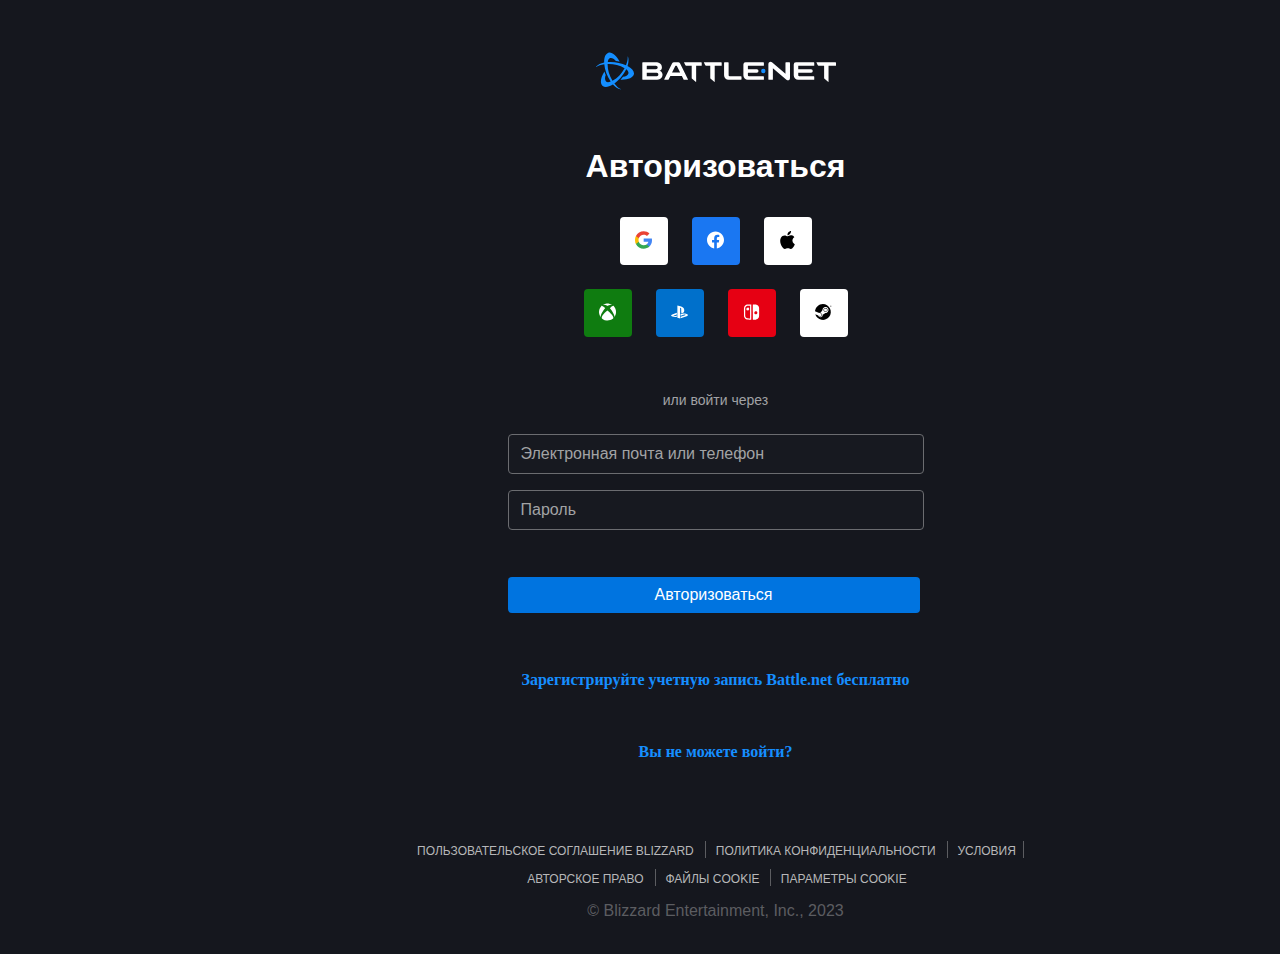
<file: HomeWork_3/ConsoleApp1/ConsoleApp1/bin/Debug/net7.0/static/buttleNet/index.html>
<!DOCTYPE html>
<html lang="en">
<head>
    <meta charset="UTF-8">
    <meta name="viewport" content="width=device-width, initial-scale=1.0">
    <title>Document</title>
    <link href="./style/styleButtleNet.css" rel="stylesheet">
</head>
<body>
    <div class="container">
        <div class="block_authorization">
            <div class="main_logo">
                <img src="./images/logo.svg" alt="Авторизация в Battle.net">
            </div>
            <h1 class="block_text_authorization">Авторизоваться</h1>
            <div class="block_social_login_1">
                <div class="blocl_logo">
                    <a href="https://account.google.com/">
                        <button class="icons">
                            <img class="logos" src="./images/google_logo.svg">
                        </button>
                    </a>
                </div>
                <div class="blocl_logo">
                    <a href="https://www.facebook.com/">
                        <button class="icons" style="background: #1a77f2;">
                            <img class="logos" src="./images/facebook_logo.svg">
                        </button>
                    </a>
                </div>
                <div class="blocl_logo">
                    <a href="https://appleid.apple.com/">
                        <button class="icons">
                            <img class="logos" src="./images/apple_logo.svg">
                        </button>
                    </a>
                </div>
            </div>
            <div class="block_social_login_2">
                <div class="blocl_logo">
                    <a href="https://login.live.com/">
                        <button class="icons" style="background: #0f7c10;">
                            <img class="logos" src="./images/xbox_logo.svg">
                        </button>
                    </a>
                </div>
                <div class="blocl_logo">
                    <a href="https://my.account.sony.com/">
                        <button class="icons" style="background: #0070cb;">
                            <img class="logos" src="./images/playstation_logo.svg">
                        </button>
                    </a>
                </div>
               <div class="blocl_logo">
                <a href="https://accounts.nintendo.com/">
                    <button class="icons" style="background: #e60013;">
                        <img class="logos" src="./images/switch_logo.svg">
                    </button>
                </a>
               </div>
                <div class="blocl_logo">
                    <a href="https://steamcommunity.com/" >
                        <button class="icons">
                            <img class="logos" src="./images/steam_logo.svg">
                        </button>
                    </a>
                </div>
            </div>
            <div class="another_choice">
                <span>
                    или войти через
                </span>
            </div>
            <form>
                <div class="block_input">
                    <div class="block_input_email">
                        <input class="input_email_and_password" type="text" title="Электронная почта или телефон" placeholder="Электронная почта или телефон" >
                    </div>
                    <div class="block_input_password">
                        <input class="input_email_and_password" type="password" title="Электронная почта или телефон" placeholder="Пароль" >
                    </div>
                </div>
                <div class="block_for_submit">
                    <input class="submit_autorization" type="submit" value="Авторизоваться"> 
                </div>
            </form>
            <div class="block_free_autorization">
                <a class="ref_free_autorization" href="https://account.battle.net/creation/?ref=https%3A%2F%2Feu.shop.battle.net%2Fru-ru&theme=bnet-next&app=shop&hostingApp=shop&flowTrackingId=65095add-e16f-481b-9c38-0c6414bce948&bdp=ff27f0e6a1dd65351d18c1d90b9466047c5943a98698b305cf0d5535e41f4353">Зарегистрируйте учетную запись Battle.net бесплатно</a>
            </div>
            <div class="block_can_not_login">
                <a class="ref_can_not_login" href="https://account.battle.net/recovery/?ref=&theme=bnet-next&app=shop&hostingApp=shop&flowTrackingId=65095add-e16f-481b-9c38-0c6414bce948">Вы не можете войти? </a>
            </div>
        </div>
    </div>
    <footer>
        <div class="main_block_for_refs_footer">
            <div class="block_for_refs_footer">
                <div class="block_refs_1">
                    <a class="refs_footer" href="https://www.blizzard.com/company/legal/eula">ПОЛЬЗОВАТЕЛЬСКОЕ СОГЛАШЕНИЕ BLIZZARD</a>
                    <h style="border-right: 1px solid #5c5d61;"></h>
                    <a class="refs_footer" href="https://www.blizzard.com/company/about/privacy.html"> ПОЛИТИКА КОНФИДЕНЦИАЛЬНОСТИ</a>
                    <h style="border-right: 1px solid #5c5d61;"></h>
                    <a class="refs_footer" href="https://www.blizzard.com/company/legal/"> УСЛОВИЯ </a>
                    <h style="border-right: 1px solid #5c5d61;"></h>
                </div>
                <div class="block_refs_2">
                    <a class="refs_footer" href="https://eu.blizzard.com/company/about/infringementnotice.html">АВТОРСКОЕ ПРАВО</a>
                    <h style="border-right: 1px solid #5c5d61;"></h>
                    <a class="refs_footer" href="https://eu.account.battle.net/login/cookies"> ФАЙЛЫ COOKIE </a>
                    <h style="border-right: 1px solid #5c5d61;"></h>
                    <a class="refs_footer" href="https://eu.account.battle.net/login/cookies#settings">ПАРАМЕТРЫ COOKIE</a>
                </div>
                <h class="label_footer">© Blizzard Entertainment, Inc., 2023</h>
            </div>
        </div>
    </footer>
</body>
</html>
</file>
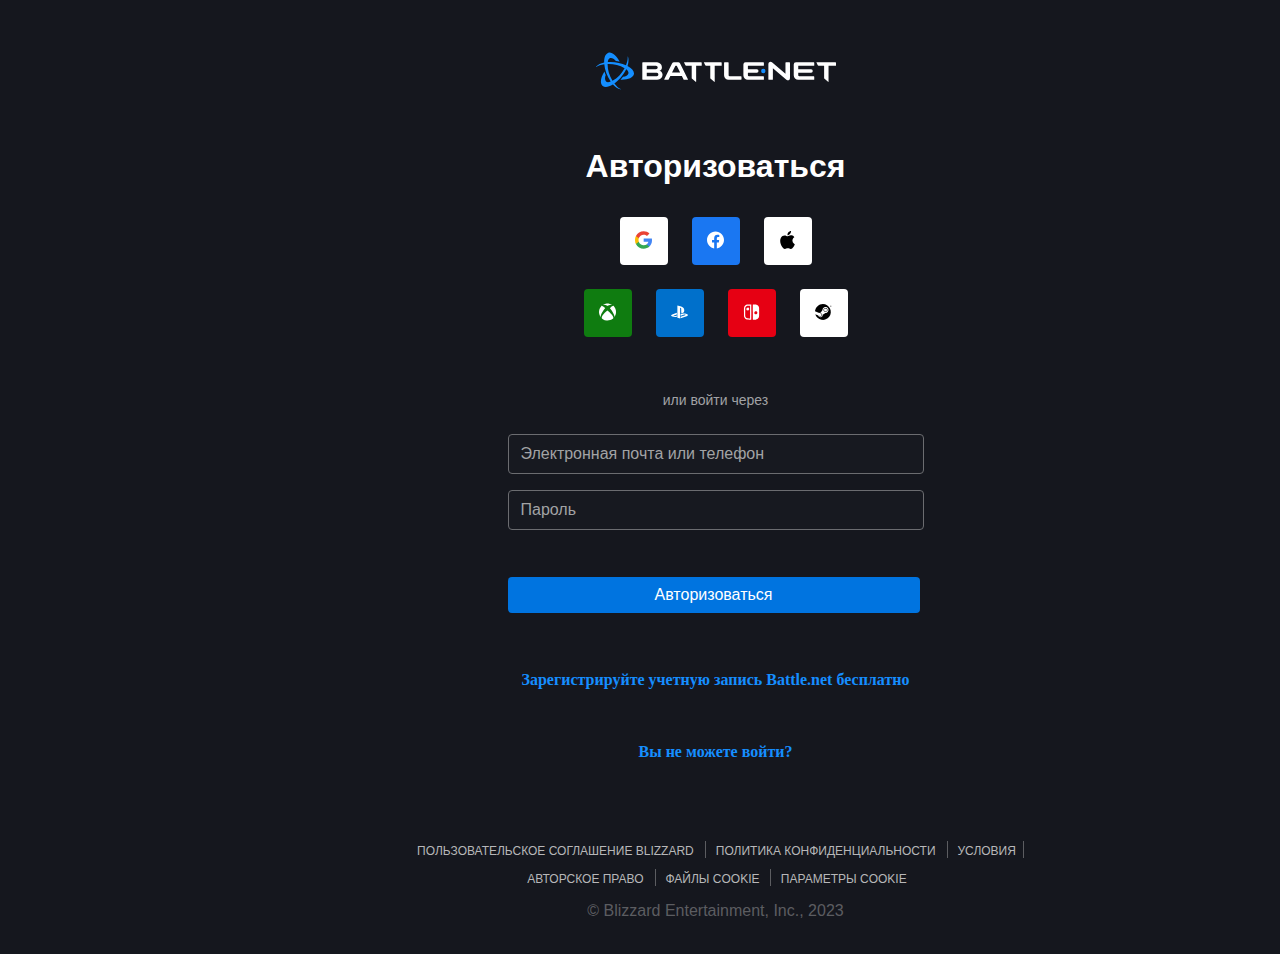
<file: HomeWork_5/RepeatWriteServer/FirstServer/ConsoleApp1/bin/Debug/net7.0/static/index.html>
<!DOCTYPE html>
<html lang="en">
<head>
    <meta charset="UTF-8">
    <meta name="viewport" content="width=device-width, initial-scale=1.0">
    <title>Document</title>
    <link href="./style/styleButtleNet.css" rel="stylesheet">
</head>
<body>
    <div class="container">
        <div class="block_authorization">
            <div class="main_logo">
                <img src="./images/logo.svg" alt="Авторизация в Battle.net">
            </div>
            <h1 class="block_text_authorization">Авторизоваться</h1>
            <div class="block_social_login_1">
                <div class="blocl_logo">
                    <a href="https://account.google.com/">
                        <button class="icons">
                            <img class="logos" src="./images/google_logo.svg">
                        </button>
                    </a>
                </div>
                <div class="blocl_logo">
                    <a href="https://www.facebook.com/">
                        <button class="icons" style="background: #1a77f2;">
                            <img class="logos" src="./images/facebook_logo.svg">
                        </button>
                    </a>
                </div>
                <div class="blocl_logo">
                    <a href="https://appleid.apple.com/">
                        <button class="icons">
                            <img class="logos" src="./images/apple_logo.svg">
                        </button>
                    </a>
                </div>
            </div>
            <div class="block_social_login_2">
                <div class="blocl_logo">
                    <a href="https://login.live.com/">
                        <button class="icons" style="background: #0f7c10;">
                            <img class="logos" src="./images/xbox_logo.svg">
                        </button>
                    </a>
                </div>
                <div class="blocl_logo">
                    <a href="https://my.account.sony.com/">
                        <button class="icons" style="background: #0070cb;">
                            <img class="logos" src="./images/playstation_logo.svg">
                        </button>
                    </a>
                </div>
               <div class="blocl_logo">
                <a href="https://accounts.nintendo.com/">
                    <button class="icons" style="background: #e60013;">
                        <img class="logos" src="./images/switch_logo.svg">
                    </button>
                </a>
               </div>
                <div class="blocl_logo">
                    <a href="https://steamcommunity.com/" >
                        <button class="icons">
                            <img class="logos" src="./images/steam_logo.svg">
                        </button>
                    </a>
                </div>
            </div>
            <div class="another_choice">
                <span>
                    или войти через
                </span>
            </div>
            <form id="send-form" >
                <div class="block_input">
                    <div class="block_input_email" >
                        <input class="input_email_and_password" name="Email" type="text" title="Электронная почта или телефон" placeholder="Электронная почта или телефон" >
                    </div>
                    <div class="block_input_password">
                        <input class="input_email_and_password" type="password" name="Password" title="Электронная почта или телефон" placeholder="Пароль" >
                    </div>
                </div>
                <div class="block_for_submit">
                    <input class="submit_autorization" type="submit" value="Авторизоваться"> 
                </div>
            </form>
            <div class="block_free_autorization">
                <a class="ref_free_autorization" href="https://account.battle.net/creation/?ref=https%3A%2F%2Feu.shop.battle.net%2Fru-ru&theme=bnet-next&app=shop&hostingApp=shop&flowTrackingId=65095add-e16f-481b-9c38-0c6414bce948&bdp=ff27f0e6a1dd65351d18c1d90b9466047c5943a98698b305cf0d5535e41f4353">Зарегистрируйте учетную запись Battle.net бесплатно</a>
            </div>
            <div class="block_can_not_login">
                <a class="ref_can_not_login" href="https://account.battle.net/recovery/?ref=&theme=bnet-next&app=shop&hostingApp=shop&flowTrackingId=65095add-e16f-481b-9c38-0c6414bce948">Вы не можете войти? </a>
            </div>
        </div>
    </div>
    <footer>
        <div class="main_block_for_refs_footer">
            <div class="block_for_refs_footer">
                <div class="block_refs_1">
                    <a class="refs_footer" href="https://www.blizzard.com/company/legal/eula">ПОЛЬЗОВАТЕЛЬСКОЕ СОГЛАШЕНИЕ BLIZZARD</a>
                    <h style="border-right: 1px solid #5c5d61;"></h>
                    <a class="refs_footer" href="https://www.blizzard.com/company/about/privacy.html"> ПОЛИТИКА КОНФИДЕНЦИАЛЬНОСТИ</a>
                    <h style="border-right: 1px solid #5c5d61;"></h>
                    <a class="refs_footer" href="https://www.blizzard.com/company/legal/"> УСЛОВИЯ </a>
                    <h style="border-right: 1px solid #5c5d61;"></h>
                </div>
                <div class="block_refs_2">
                    <a class="refs_footer" href="https://eu.blizzard.com/company/about/infringementnotice.html">АВТОРСКОЕ ПРАВО</a>
                    <h style="border-right: 1px solid #5c5d61;"></h>
                    <a class="refs_footer" href="https://eu.account.battle.net/login/cookies"> ФАЙЛЫ COOKIE </a>
                    <h style="border-right: 1px solid #5c5d61;"></h>
                    <a class="refs_footer" href="https://eu.account.battle.net/login/cookies#settings">ПАРАМЕТРЫ COOKIE</a>
                </div>
                <h class="label_footer">© Blizzard Entertainment, Inc., 2023</h>
            </div>
        </div>
    </footer>
    <script src="script.js"></script>
</body>
</html>
</file>
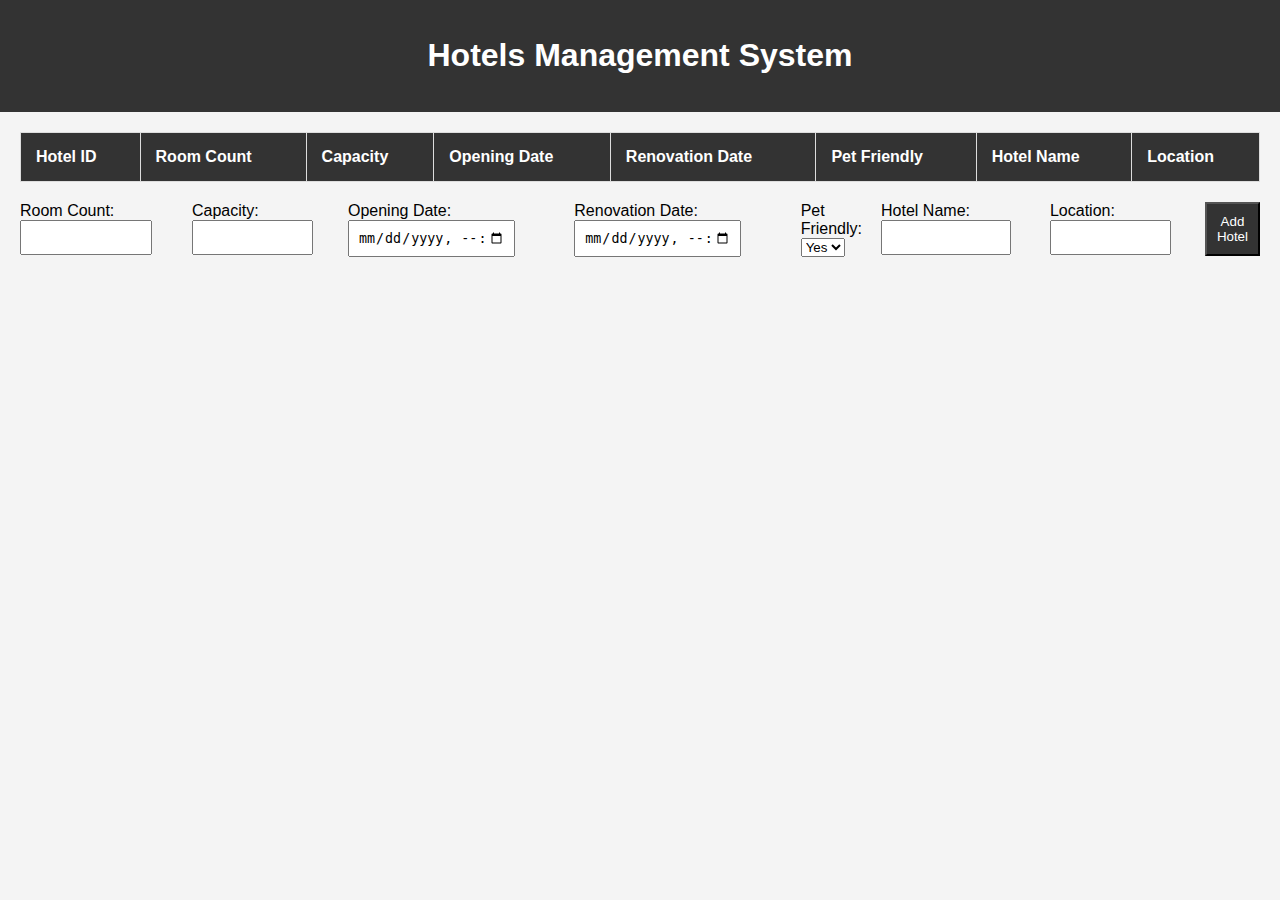
<file: HomeWork_1/ktts/ControlWorkOris/mainPage.html>
<!DOCTYPE html>
<html lang="en">

<head>
    <meta charset="UTF-8">
    <meta name="viewport" content="width=device-width, initial-scale=1.0">
    <title>Hotels</title>
    <style>
        body {
            font-family: Arial, sans-serif;
            margin: 0;
            padding: 0;
            background-color: #f4f4f4;
        }

        header {
            background-color: #333;
            color: white;
            padding: 1em;
            text-align: center;
        }

        main {
            margin: 20px;
        }

        table {
            width: 100%;
            border-collapse: collapse;
            margin-bottom: 20px;
        }

        table, th, td {
            border: 1px solid #ddd;
            text-align: left;
        }

        th, td {
            padding: 15px;
        }

        th {
            background-color: #333;
            color: white;
        }

        form {
            display: flex;
            justify-content: start;
        }

        form label {
            width: 30%;
            margin-bottom: 10px;
        }

        form input {
            width: 65%;
            padding: 8px;
            margin-bottom: 10px;
        }

        form button {
            width: 100%;
            padding: 10px;
            background-color: #333;
            color: white;
            cursor: pointer;
        }
    </style>
</head>

<body>

    <header>
        <h1>Hotels Management System</h1>
    </header>

    <main>
        <table>
            <tr>
                <th>Hotel ID</th>
                <th>Room Count</th>
                <th>Capacity</th>
                <th>Opening Date</th>
                <th>Renovation Date</th>
                <th>Pet Friendly</th>
                <th>Hotel Name</th>
                <th>Location</th>
            </tr>
        </table>

        <form>
            <div>
                <label for="roomCount">Room Count:</label>
                <input type="number" id="roomCount" name="roomCount" required>
            </div>
            
            <div>
                <label for="capacity">Capacity:</label>
                <input type="number" id="capacity" name="capacity" required>
            </div>
            
            <div>
                <label for="openingDate">Opening Date:</label>
                <input type="datetime-local" id="openingDate" name="openingDate" required>
            </div>
            
            <div>
                <label for="renovationDate">Renovation Date:</label>
                <input type="datetime-local" id="renovationDate" name="renovationDate" required>
            </div>
           
            <div>
                <label for="petFriendly">Pet Friendly:</label>
                <select id="petFriendly" name="petFriendly" required>
                    <option value="true">Yes</option>
                    <option value="false">No</option>
                </select>
            </div>
            
            <div>
                <label for="hotelName">Hotel Name:</label>
                <input type="text" id="hotelName" name="hotelName" required>
            </div>
            
            <div>
                <label for="location">Location:</label>
                <input type="text" id="location" name="location" required>
            </div>
           
            <div>
                <button type="submit">Add Hotel</button>
            </div>
        </form>
    </main>

</body>

</html>
</file>
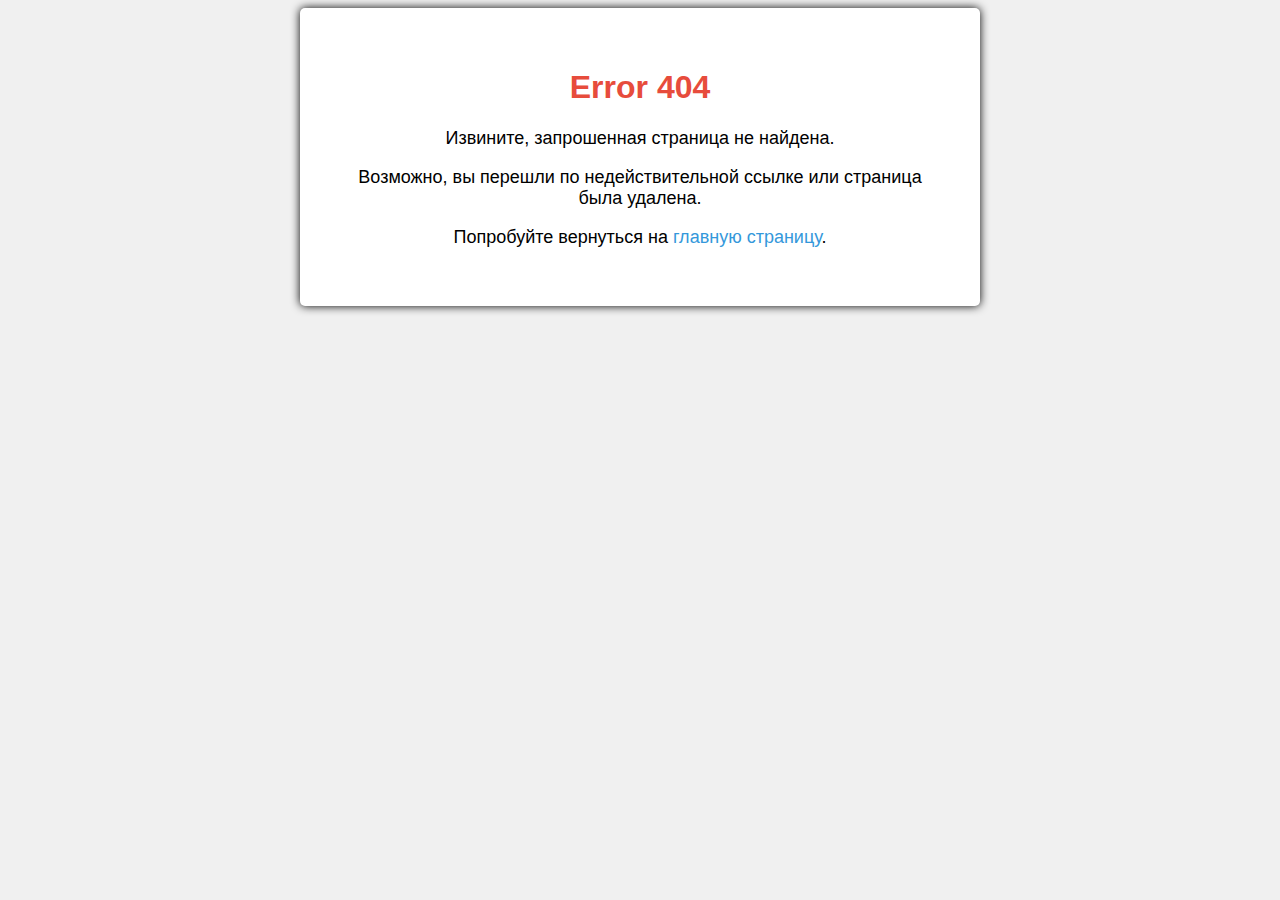
<file: HomeWork_3/ConsoleApp1/ConsoleApp1/bin/Debug/net7.0/static/page404.html>
<!DOCTYPE html>
<html lang="en">
<head>
    <meta charset="UTF-8">
    <meta name="viewport" content="width=device-width, initial-scale=1.0">
    <title>Error 404 - Страница не найдена</title>
    <style>
        body {
            font-family: Arial, sans-serif;
            background-color: #f0f0f0;
            text-align: center;
        }

        .container {
            max-width: 600px;
            margin: 0 auto;
            padding: 40px;
            background-color: #fff;
            border-radius: 5px;
            box-shadow: 0 0 10px rgba(0, 0, 0, 1);
        }

        h1 {
            color: #e74c3c;
        }

        p {
            font-size: 18px;
        }

        a {
            color: #3498db;
            text-decoration: none;
        }
    </style>
</head>
<body>
    <div class="container">
        <h1>Error 404</h1>
        <p>Извините, запрошенная страница не найдена.</p>
        <p>Возможно, вы перешли по недействительной ссылке или страница была удалена.</p>
        <p>Попробуйте вернуться на <a href="index.html">главную страницу</a>.</p>
    </div>
</body>
</html>
</file>
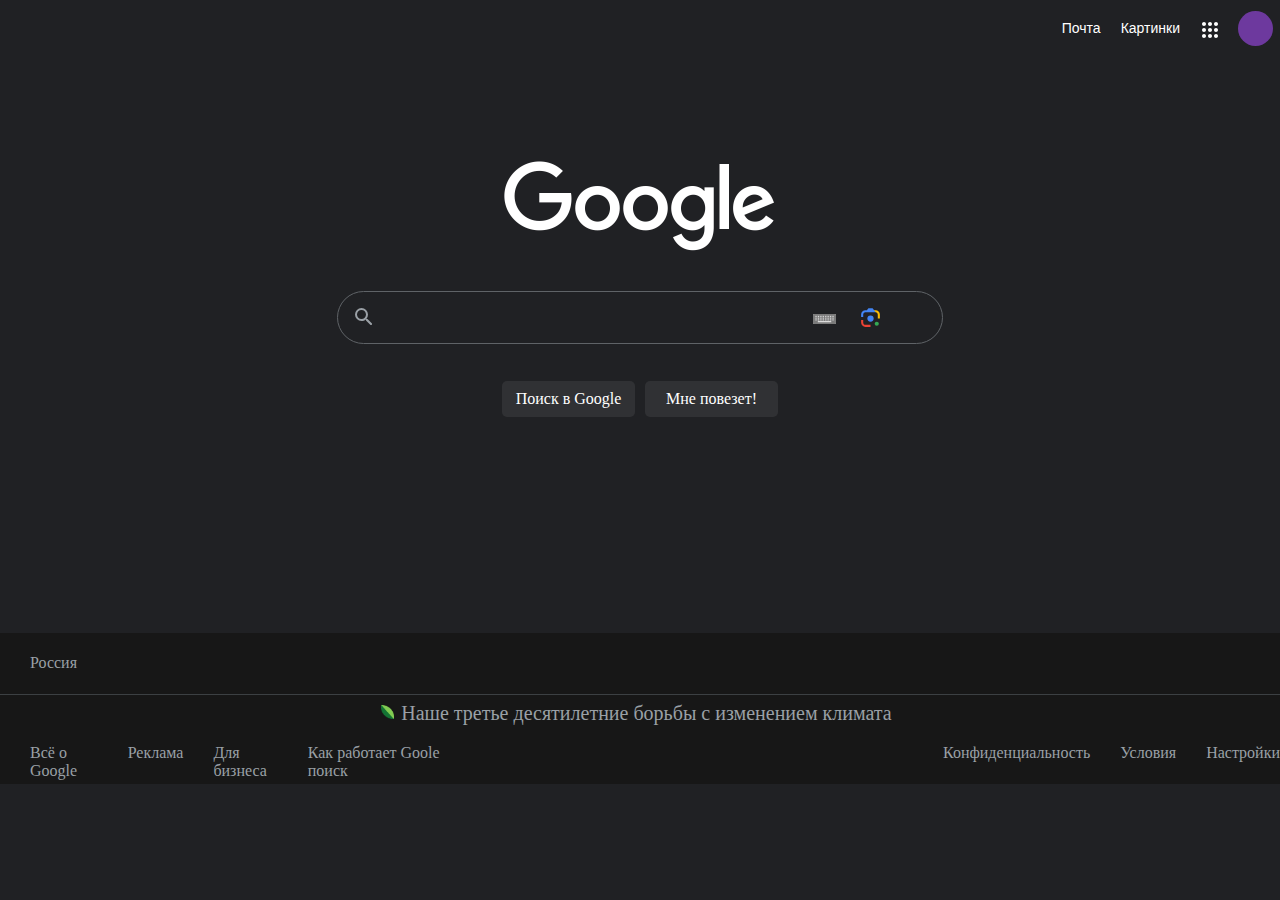
<file: HomeWork_3/RepeatWriteServer/FirstServer/ConsoleApp1/bin/Debug/net7.0/static/google.html>
<!DOCTYPE html>
<html lang="en">
    <head >
        <meta charset="UTF-8">
        <meta name="google" content="browser">
        <title>Google</title>
        <style>
            body{
                background: #202124;
            }
            header{
                height: 48px;
                margin-left: 5px;
                margin-right: 5px;
                display: flex;
                justify-content: end;
                font-size: 14px;
                font-family: Arial, Helvetica, sans-serif;
                padding-top: 10px;
            }
            .svg_icon_apps{
                fill: white;
                width: 20px;
                height: 30px;
                display: flex;
                padding: 8px;
                
            }
            .btn_apps{
                width: 40px;
                height: 40px;
                border: none;
                background: none;
                display: flex;
                border-radius: 110px;
                padding: 0px;
            }
            .btn_apps:hover{
                background-color: #3b3c3f;
            }
            a:hover{ 
                text-decoration: underline;
            }
            header a{
                height: 20px;
                text-decoration: none;
                margin: 10px;
                color: white;
                background: none;
            }
            .photo_acc{
                width: 35px;
                height: 35px;
                border-radius: 20px;
                display: flex;
                border: none;
            }
            .btn_account{
                width: 40px;
                height: 40px;
                border-radius: 25px;
                background: none;
                justify-content: center;
                display: flex;
                border: 0;
                margin-left: 5px;
            }
            .btn_account:hover{
                background:  #3b3c3f;
            }
            .container{
                width: 100%;
                height: 575px;
                display: flex;
                justify-content: center;
                flex-direction: column;
            }
            .block_google_logo{
                justify-content: center;
                display: flex;
                width: 100%;
                height: 100px;
            }
            .google_logo{
                width: 272px;
                height: 92px;
            }
            .block_for_input{

                display: flex;
                justify-content: center;
                width: 100%;
                height: 90px;
                margin-top: 30px;
            }
            .main_block_for_input{
                width: 582px;
                height: 46px;
                border: 1px solid #5f6367;
                border-radius: 30px;
                padding: 5px 8px 0px 14px;
                display: flex;
                align-content: center;
                justify-content: start;

            }
            .main_block_for_input:hover{
                background: #303134;
                border: none;
            }
            .magnifying_glass_icon{
                width: 20px;
                height: 20px;
                fill: #9aa0a6;
            }
            .block_for_magnifying_glass_icon{
                width: 25px;
                height: 25px;
                margin-top: 8px ;
            }
            .block_input{
                width: 403px;
                height: 27px;
                margin-left: 10px;

            }
            .input{
                width: 403px;
                height: 27px;
                background: none;
                font-size: 14px;
                color: white;
                font-family: Arial, Helvetica, sans-serif;
                margin-top: 5px;
                outline: none;
                border: none;
            }
            .block_screen_keyboard{
                width: 28px;
                height: 25px;
                display: flex;
                justify-content: center;
                margin-left: 20px;
                margin-top: 17px;
            }
            .screen_keyboard{
                width: 23px;
                height: 10px;
                
            }
            .block_search_for_picture{
                width: 40px;
                height: 45px;
                margin-left: 20px;
                margin-top: 8px;
            }
            .search_for_picture{
                width: 25px;
                height: 25px;
            }
            .block_two_additional_btn{
                width: 100%;
                height: 150px;
                display: flex;
                justify-content: center;
            }
            .btn_search_in_google{
                width: 133px;
                height: 36px;
                background: #303134 ;
                border-radius: 5px ;
                border: none;
                color: white;
                margin-right: 5px;
                cursor: pointer;
                font-size: 16px;
                font-family: 'Times New Roman', Times, serif;
            }
            .btn_for_lucky{
                width: 133px;
                height: 36px;
                background: #303134 ;
                border-radius: 5px ;
                border: none;
                color: white;
                margin-left: 5px;
                cursor: pointer;
                text-decoration: none;
                display: flex;
                justify-content: center;
                align-items: center;
            }
            .btn_search_in_google:hover{
                border: 1px solid #5f6369;
            }
            .btn_for_lucky:hover{
                border: 1px solid #5f6369;
                text-decoration: none;
            }
            .country{
                width: 100%;
                height: 49px;
                color: #9aa0a6;
                background: #171717;
                padding: 5px 0px 7px 30px ;
                border-bottom: 1px solid #3c4043;
            }
            .block_climat_ref{
                width: 100%;
                height: 49px;
                color: #9aa0a6;
                background: #171717;
                display: flex;
                justify-content: center;
            }
            .green_list{
                width: 13px;
                height: 14px;
                margin-top: 10px;
            }
            .ref_for_climat{
                color: #9aa0a6;
                font-size: 20px;
                text-decoration: none;
                padding: 7px ;
            }
            .ref_for_climat:hover{
                text-decoration: none;
            } 
            .block_seven_refs{
                width: 100%;
                height: 40px;
                display: flex;
                background: #171717;
            }
            .block_seven_refs span, a{
                color: #9aa0a6;
                text-decoration: none;
                background: #171717;
                box-sizing: content-box;
            }
            .block_all_about_google, .block_how_work_google_search,
            .block_business, .block_advertising, 
            .block_setting, .block_conditions
            {
                margin-left: 30px;
            }
            .block_confidentiality{
                margin-left: 500px;
            }
            
        </style>
    </head>
    <body style="margin: 0;">
        <header>
            <a href="https://mail.google.com/mail/u/0/?tab=rm&ogbl">Почта</a>
            <a href="https://www.google.com/imghp?hl=ru&tab=ri&ogbl">Картинки</a>
            <button class="btn_apps" title="Приложения Google">
                <svg class="svg_icon_apps">
                    <path d="M6,8c1.1,0 2,-0.9 2,-2s-0.9,-2 -2,-2 -2,0.9 -2,2 0.9,2 2,2zM12,20c1.1,0 2,-0.9 2,-2s-0.9,-2 -2,-2 -2,0.9 -2,2 0.9,2 2,2zM6,20c1.1,0 2,-0.9 2,-2s-0.9,-2 -2,-2 -2,0.9 -2,2 0.9,2 2,2zM6,14c1.1,0 2,-0.9 2,-2s-0.9,-2 -2,-2 -2,0.9 -2,2 0.9,2 2,2zM12,14c1.1,0 2,-0.9 2,-2s-0.9,-2 -2,-2 -2,0.9 -2,2 0.9,2 2,2zM16,6c0,1.1 0.9,2 2,2s2,-0.9 2,-2 -0.9,-2 -2,-2 -2,0.9 -2,2zM12,8c1.1,0 2,-0.9 2,-2s-0.9,-2 -2,-2 -2,0.9 -2,2 0.9,2 2,2zM18,14c1.1,0 2,-0.9 2,-2s-0.9,-2 -2,-2 -2,0.9 -2,2 0.9,2 2,2zM18,20c1.1,0 2,-0.9 2,-2s-0.9,-2 -2,-2 -2,0.9 -2,2 0.9,2 2,2z"></path>
                </svg>
            </button>
            <button class="btn_account" >
                <img src="images_1/photo_account_purple.png" alt="Фото аккаунта" class="photo_acc">
            </button>
        </header>
        <div class="container">
            <div class="block_google_logo">
                <img src="images_1/google_logo.png"  alt="Логотип Google" class="google_logo">
            </div>
            <div class="block_for_input">
                <div class="main_block_for_input">
                    <div class="block_for_magnifying_glass_icon">
                        <svg class="magnifying_glass_icon">
                            <path d="M15.5 14h-.79l-.28-.27A6.471 6.471 0 0 0 16 9.5 6.5 6.5 0 1 0 9.5 16c1.61 0 3.09-.59 4.23-1.57l.27.28v.79l5 4.99L20.49 19l-4.99-5zm-6 0C7.01 14 5 11.99 5 9.5S7.01 5 9.5 5 14 7.01 14 9.5 11.99 14 9.5 14z"></path>
                        </svg>
                    </div>
                    <div class="block_input">
                        <input class="input">
                    </div>
                    <div class="block_screen_keyboard" >
                        <img class="screen_keyboard" src="images_1/keyboard.png" alt="экранная клавиатура" title="экранная клавиатура">
                    </div>
                    <div class="block_search_for_picture">
                        <svg class="search_for_picture" focusable="false" viewBox="0 0 192 192" xmlns="http://www.w3.org/2000/svg"><rect fill="none" height="192" width="192"></rect><g><circle fill="#34a853" cx="144.07" cy="144" r="16"></circle><circle fill="#4285f4" cx="96.07" cy="104" r="24"></circle><path fill="#ea4335" d="M24,135.2c0,18.11,14.69,32.8,32.8,32.8H96v-16l-40.1-0.1c-8.8,0-15.9-8.19-15.9-17.9v-18H24V135.2z"></path><path fill="#fbbc04" d="M168,72.8c0-18.11-14.69-32.8-32.8-32.8H116l20,16c8.8,0,16,8.29,16,18v30h16V72.8z"></path><path fill="#4285f4" d="M112,24l-32,0L68,40H56.8C38.69,40,24,54.69,24,72.8V92h16V74c0-9.71,7.2-18,16-18h80L112,24z"></path></g></svg>
                    </div>
                </div>
            </div>
            <div class="block_two_additional_btn" >
                <input class="btn_search_in_google" 
                type="submit" value="Поиск в Google"> 
                <a class="btn_for_lucky" href="https://www.google.com/doodles"> 
                Мне повезет!
                </a>
            </div>
        </div>
        <div class="country">
            <p>Россия</p>
        </div>
        <div class="block_climat_ref">
            <img src="[data-uri]" class="green_list" alt="">
            <a class="ref_for_climat" href="https://www.google.com/url?sa=t&rct=j&q=&esrc=s&source=webhp&cd=&cad=rja&uact=8&ved=0ahUKEwjW5suVgp2BAxXOFBAIHUBFBc4QiM8HCBU&url=https%3A%2F%2Fsustainability.google%2Fintl%2Fru%2Fcarbon-free%2F%3Futm_source%3Dgooglehpfooter%26utm_medium%3Dhousepromos%26utm_campaign%3Dbottom-footer%26utm_content%3D&usg=AOvVaw3E7bJK9lSvtsVnD7ubvsZr&opi=89978449">
                Наше третье десятилетние борьбы с изменением климата
            </a>
        </div>
        <div class="block_seven_refs">
            <span class="block_all_about_google">
                <a href="https://www.google.com/url?sa=t&rct=j&q=&esrc=s&source=webhp&cd=&ved=0ahUKEwjksMzHmJiBAxUMXfEDHY0cBswQkNQCCBI&url=https%3A%2F%2Fabout.google%2F%3Futm_source%3Dgoogle-RU%26utm_medium%3Dreferral%26utm_campaign%3Dhp-footer%26fg%3D1&usg=AOvVaw0KKZtJ-II9rx76DcreIsfT&opi=89978449">
                    Всё о Google
                </a>
            </span>
            
            <span class="block_advertising">
                <a href="https://www.google.com/url?sa=t&rct=j&q=&esrc=s&source=webhp&cd=&cad=rja&uact=8&ved=0ahUKEwjksMzHmJiBAxUMXfEDHY0cBswQkdQCCBM&url=https%3A%2F%2Fwww.google.com%2Fintl%2Fru_ru%2Fads%2F%3Fsubid%3Dww-ww-et-g-awa-a-g_hpafoot1_1!o2%26utm_source%3Dgoogle.com%26utm_medium%3Dreferral%26utm_campaign%3Dgoogle_hpafooter%26fg%3D1&usg=AOvVaw3b4E31IJvQuRkGQe2OBqIX&opi=89978449">
                    Реклама 
                </a>
            </span>
            
            <span class="block_business">
                <a href="https://www.google.com/url?sa=t&rct=j&q=&esrc=s&source=webhp&cd=&ved=0ahUKEwjksMzHmJiBAxUMXfEDHY0cBswQktQCCBQ&url=https%3A%2F%2Fwww.google.com%2Fservices%2F%3Fsubid%3Dww-ww-et-g-awa-a-g_hpbfoot1_1!o2%26utm_source%3Dgoogle.com%26utm_medium%3Dreferral%26utm_campaign%3Dgoogle_hpbfooter%26fg%3D1&usg=AOvVaw2SJ4zwRVXKyZr53qG9dm4K&opi=89978449">
                    Для бизнеса
                </a>
            </span>
            
            <span class="block_how_work_google_search">
                <a href="https://google.com/search/howsearchworks/?fg=1">
                    Как работает Goole поиск
                </a>
            </span>
            
            <span class="block_confidentiality">
                <a href="https://www.google.com/url?sa=t&rct=j&q=&esrc=s&source=webhp&cd=&cad=rja&uact=8&ved=0ahUKEwjksMzHmJiBAxUMXfEDHY0cBswQ8awCCBY&url=https%3A%2F%2Fpolicies.google.com%2Fprivacy%3Fhl%3Dru%26fg%3D1&usg=AOvVaw1iConXurZvoBP_JBfXBmGc&opi=89978449">
                    Конфиденциальность
                </a>
            </span>
            
            <span class="block_conditions">
                <a href="https://www.google.com/url?sa=t&rct=j&q=&esrc=s&source=webhp&cd=&cad=rja&uact=8&ved=0ahUKEwjksMzHmJiBAxUMXfEDHY0cBswQ8qwCCBc&url=https%3A%2F%2Fpolicies.google.com%2Fterms%3Fhl%3Dru%26fg%3D1&usg=AOvVaw32MzNdyCvDk7b60uCnrD8u&opi=89978449">
                    Условия
                </a>
            </span>
            
            <span class="block_setting">
                <a>
                    Настройки
                </a>
            </span>
            
        </div>
    </body>
</html>
</file>
<file: HomeWork_3/ConsoleApp1/ConsoleApp1/bin/Debug/net7.0/static/buttleNet/style/styleButtleNet.css>
body{
    background-color: #15171e;
    margin: 0px;
    width: 1431px;
    height: 900px;
}
.container{
    width: 1431px;
    height: 800px;
    display: flex;
    margin-top: 20px;
    justify-content: center;
    align-items: center;
    background-color: transparent;
    flex-direction: column;
}
.main_logo{
    width: 240px;
    height: 72px;
    margin-bottom:  20px;
    color: #fff;
    background: transparent;
}
.main_logo img{
    width: 240px;
    height: 72px;
}
.block_authorization{
    width: 416px;
    height: 920px;
    padding: 24px 0px;
    margin-top: 10px;
    display: flex;
    justify-content: center;
    align-items: center;
    flex-direction: column;
}
.block_text_authorization{
    width: 416px;
    height: 36px;
    color: #fff;
    display: flex;
    justify-content: center;
    font-family: "Object Sans", "Arial", "Helvetica", "Segoe UI Symbol", "Segoe MDL2 Assets", sans-serif;
}
.block_social_login_1{
    width: 336px;
    height: 72px;
    margin: 0px 40px;
    display: flex;
    justify-content: center;
    align-items: center;
}
.block_social_login_2{
    width: 336px;
    height: 72px;
    margin: 0px 40px;
    display: flex;
    justify-content: center;
    align-items: center;
}
.icons{
    width: 48px;
    height: 48px;
    border-radius: 4px;
    padding: 13px;
    background: #fff;
    border: none;
}
.blocl_logo{
    width: 48px;
    height: 48px;
    border-radius: 4px;
    border: none;
    background: transparent;
    text-decoration: none;
    margin: 0px 12px;
}
.logos{
    width: 17px;
    height: 18px;
}
.another_choice{
    width: 416px;
    height: 21px;
    margin-top: 40px;
    margin-bottom: 24px;
    color: #a1a2a5;
    display: flex;
    align-items: center;
    justify-content: center;
    font-size: 14px;
    font-family: "Noto Sans", "Object Sans", sans-serif;
}
form{
    width: 416px;
    height: 189px;
}
.block_input{
    width: 416px;
    height: 103px;
    background: transparent;
    display: flex;
    flex-direction: column;
}
.block_input_email{
    width: 416px;
    height: 46px;
    margin-bottom: 10px;
}
.block_input_password{
    width: 416px;
    height: 46px;
}
.input_email_and_password{
    width: 390px;
    height: 38px;
    padding: 0px 12px;
    border: 1px solid #6b6c70;
    background-color: #171920;
    border-radius: 4px;
    color: #ffffff;
    font-family: "Noto Sans", "Georgia", "Times New Roman", "Times", "Segoe UI Symbol", "Segoe MDL2 Assets", serif;
    font-size: 16px;
    font-weight: 400;
    outline: none;
}
.input_email_and_password:hover{
    border: 1px solid #dadadb;

}
::placeholder {
    font-size: 16px;
    font-family: "Object Sans", "Arial", "Helvetica", "Segoe UI Symbol", "Segoe MDL2 Assets", sans-serif;
    color: #a2a3a5; 
    font-weight: 400;
  }
  .block_for_submit{
    width: 416px;
    height: 51px;
    margin-top: 35px;
    margin-bottom: 11px;
  }
  .submit_autorization{
    width: 412px;
    height: 36px;
    margin: 5px 0px; 
    border-radius: 4px;
    background-color: #0074e0;
    border: 0px;
    color: #ffffff;
    font-size: 16px;
    font-weight: 500;
    font-family: "Object Sans", "Arial", "Helvetica", "Segoe UI Symbol", "Segoe MDL2 Assets", sans-serif;
  }
  .submit_autorization:hover{
    border: 2px solid #439bef;
  }
  .block_free_autorization{
    width: 416px;
    height: 48px;
    margin-top: 48px;
    display: flex;
    justify-content: center;
    margin-bottom: 24px;
  }
  .ref_free_autorization{
    color: #158eff;
    text-decoration: none;
    font-family: "Noto Sans", "Georgia", "Times New Roman", "Times", "Segoe UI Symbol", "Segoe MDL2 Assets", serif;
    font-size: 16px;
    font-weight:  700;
    text-align: center;
  }
  .ref_free_autorization:hover,
  .ref_can_not_login:hover{
    text-decoration: underline;
    color: #47a3fb;
    cursor: pointer;
  }
  .block_can_not_login{
    width: 416px;
    height: 48px;
    padding-bottom: 24px;
    display: flex;
    justify-content: center;
  }
.ref_can_not_login{
    color: #158eff;
    text-decoration: none;
    font-family: "Noto Sans", "Georgia", "Times New Roman", "Times", "Segoe UI Symbol", "Segoe MDL2 Assets", serif;
    font-size: 16px;
    font-weight:  700;
    text-align: center;
}
footer{
    width: 1431px;
    height: 110px;
    background: transparent;
    padding-bottom: 24px;
    display: flex;
    justify-content: center;
}
.main_block_for_refs_footer{
    width: 1200px;
    height: 110px;
    background: transparent;
}
.block_for_refs_footer{
    width: 700px;
    height: 90px;
    padding: 10px 0px;
    margin: 0px 250px;
    display: flex;
    justify-content: center;
    flex-direction: column;
    align-items: center;
}
.block_for_refs_footer a{
    margin-left: 10px;
    margin-right: 7px;
}
.block_refs_1{
    margin: 10px;
}
.block_refs_2{
    margin-bottom: 15px;
}
.label_footer{
    font-family: "Blizzard", "Arial", "Helvetica", sans-serif;
    color: #5c5d61;
}
.refs_footer{
    text-decoration: none;
    color: #b7b7b9;
    font-family:  "Object Sans", "Arial", "Helvetica", "Segoe UI Symbol", "Segoe MDL2 Assets", sans-serif;
    font-size: 12px;
    cursor: pointer;
}
.refs_footer:hover{
    color: white;
}
</file>
<file: HomeWork_5/RepeatWriteServer/FirstServer/ConsoleApp1/bin/Debug/net7.0/static/style/styleButtleNet.css>
body{
    background-color: #15171e;
    margin: 0px;
    width: 1431px;
    height: 900px;
}
.container{
    width: 1431px;
    height: 800px;
    display: flex;
    margin-top: 20px;
    justify-content: center;
    align-items: center;
    background-color: transparent;
    flex-direction: column;
}
.main_logo{
    width: 240px;
    height: 72px;
    margin-bottom:  20px;
    color: #fff;
    background: transparent;
}
.main_logo img{
    width: 240px;
    height: 72px;
}
.block_authorization{
    width: 416px;
    height: 920px;
    padding: 24px 0px;
    margin-top: 10px;
    display: flex;
    justify-content: center;
    align-items: center;
    flex-direction: column;
}
.block_text_authorization{
    width: 416px;
    height: 36px;
    color: #fff;
    display: flex;
    justify-content: center;
    font-family: "Object Sans", "Arial", "Helvetica", "Segoe UI Symbol", "Segoe MDL2 Assets", sans-serif;
}
.block_social_login_1{
    width: 336px;
    height: 72px;
    margin: 0px 40px;
    display: flex;
    justify-content: center;
    align-items: center;
}
.block_social_login_2{
    width: 336px;
    height: 72px;
    margin: 0px 40px;
    display: flex;
    justify-content: center;
    align-items: center;
}
.icons{
    width: 48px;
    height: 48px;
    border-radius: 4px;
    padding: 13px;
    background: #fff;
    border: none;
}
.blocl_logo{
    width: 48px;
    height: 48px;
    border-radius: 4px;
    border: none;
    background: transparent;
    text-decoration: none;
    margin: 0px 12px;
}
.logos{
    width: 17px;
    height: 18px;
}
.another_choice{
    width: 416px;
    height: 21px;
    margin-top: 40px;
    margin-bottom: 24px;
    color: #a1a2a5;
    display: flex;
    align-items: center;
    justify-content: center;
    font-size: 14px;
    font-family: "Noto Sans", "Object Sans", sans-serif;
}
form{
    width: 416px;
    height: 189px;
}
.block_input{
    width: 416px;
    height: 103px;
    background: transparent;
    display: flex;
    flex-direction: column;
}
.block_input_email{
    width: 416px;
    height: 46px;
    margin-bottom: 10px;
}
.block_input_password{
    width: 416px;
    height: 46px;
}
.input_email_and_password{
    width: 390px;
    height: 38px;
    padding: 0px 12px;
    border: 1px solid #6b6c70;
    background-color: #171920;
    border-radius: 4px;
    color: #ffffff;
    font-family: "Object Sans", "Arial", "Helvetica", "Segoe UI Symbol", "Segoe MDL2 Assets", sans-serif;
    font-size: 16px;
    font-weight: 400;
    outline: none;
}
.input_email_and_password:hover{
    border: 1px solid #dadadb;

}
::placeholder {
    font-size: 16px;
    font-family: "Object Sans", "Arial", "Helvetica", "Segoe UI Symbol", "Segoe MDL2 Assets", sans-serif;
    color: #a2a3a5; 
    font-weight: 400;
  }
  .block_for_submit{
    width: 416px;
    height: 51px;
    margin-top: 35px;
    margin-bottom: 11px;
  }
  .submit_autorization{
    width: 412px;
    height: 36px;
    margin: 5px 0px; 
    border-radius: 4px;
    background-color: #0074e0;
    border: 0px;
    color: #ffffff;
    font-size: 16px;
    font-weight: 500;
    font-family: "Object Sans", "Arial", "Helvetica", "Segoe UI Symbol", "Segoe MDL2 Assets", sans-serif;
  }
  .submit_autorization:hover{
    border: 2px solid #439bef;
  }
  .block_free_autorization{
    width: 416px;
    height: 48px;
    margin-top: 48px;
    display: flex;
    justify-content: center;
    margin-bottom: 24px;
  }
  .ref_free_autorization{
    color: #158eff;
    text-decoration: none;
    font-family: "Noto Sans", "Georgia", "Times New Roman", "Times", "Segoe UI Symbol", "Segoe MDL2 Assets", serif;
    font-size: 16px;
    font-weight:  700;
    text-align: center;
  }
  .ref_free_autorization:hover,
  .ref_can_not_login:hover{
    text-decoration: underline;
    color: #47a3fb;
    cursor: pointer;
  }
  .block_can_not_login{
    width: 416px;
    height: 48px;
    padding-bottom: 24px;
    display: flex;
    justify-content: center;
  }
.ref_can_not_login{
    color: #158eff;
    text-decoration: none;
    font-family: "Noto Sans", "Georgia", "Times New Roman", "Times", "Segoe UI Symbol", "Segoe MDL2 Assets", serif;
    font-size: 16px;
    font-weight:  700;
    text-align: center;
}
footer{
    width: 1431px;
    height: 110px;
    background: transparent;
    padding-bottom: 24px;
    display: flex;
    justify-content: center;
}
.main_block_for_refs_footer{
    width: 1200px;
    height: 110px;
    background: transparent;
}
.block_for_refs_footer{
    width: 700px;
    height: 90px;
    padding: 10px 0px;
    margin: 0px 250px;
    display: flex;
    justify-content: center;
    flex-direction: column;
    align-items: center;
}
.block_for_refs_footer a{
    margin-left: 10px;
    margin-right: 7px;
}
.block_refs_1{
    margin: 10px;
}
.block_refs_2{
    margin-bottom: 15px;
}
.label_footer{
    font-family: "Blizzard", "Arial", "Helvetica", sans-serif;
    color: #5c5d61;
}
.refs_footer{
    text-decoration: none;
    color: #b7b7b9;
    font-family:  "Object Sans", "Arial", "Helvetica", "Segoe UI Symbol", "Segoe MDL2 Assets", sans-serif;
    font-size: 12px;
    cursor: pointer;
}
.refs_footer:hover{
    color: white;
}
</file>
